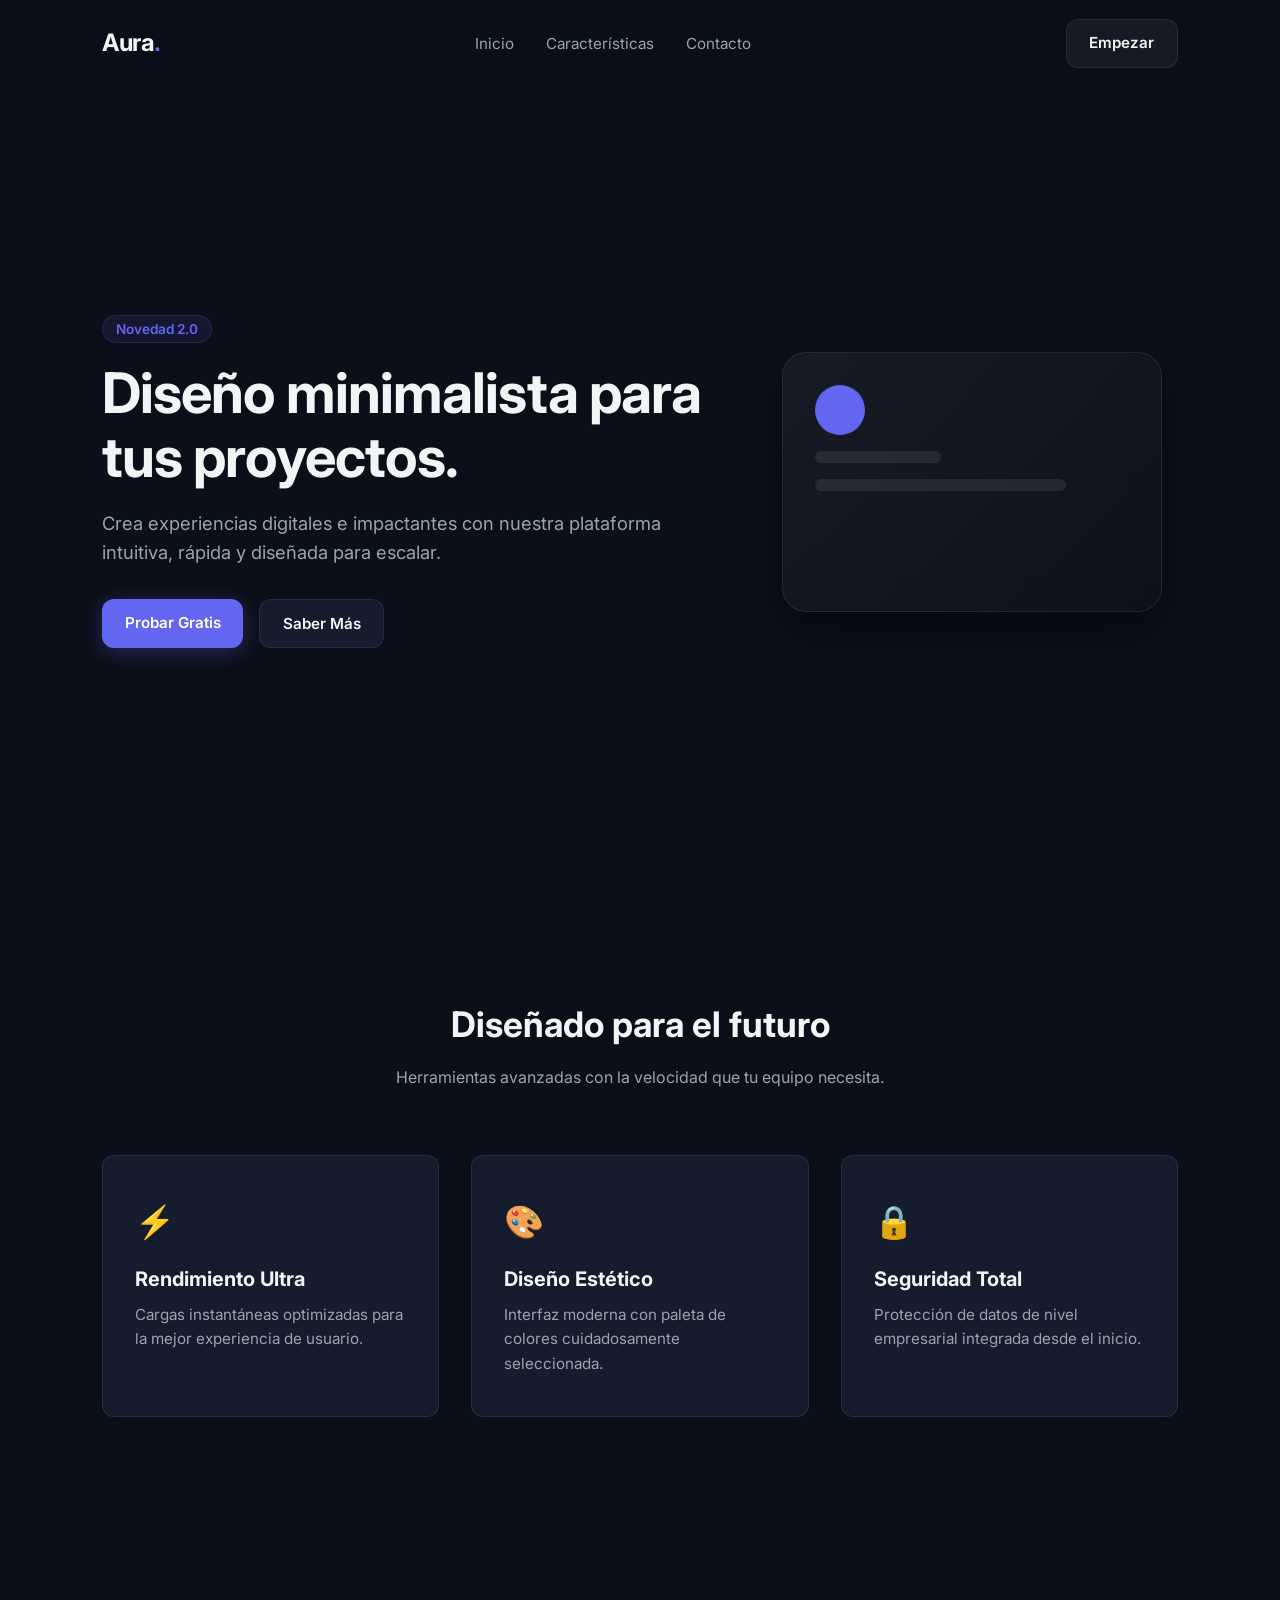
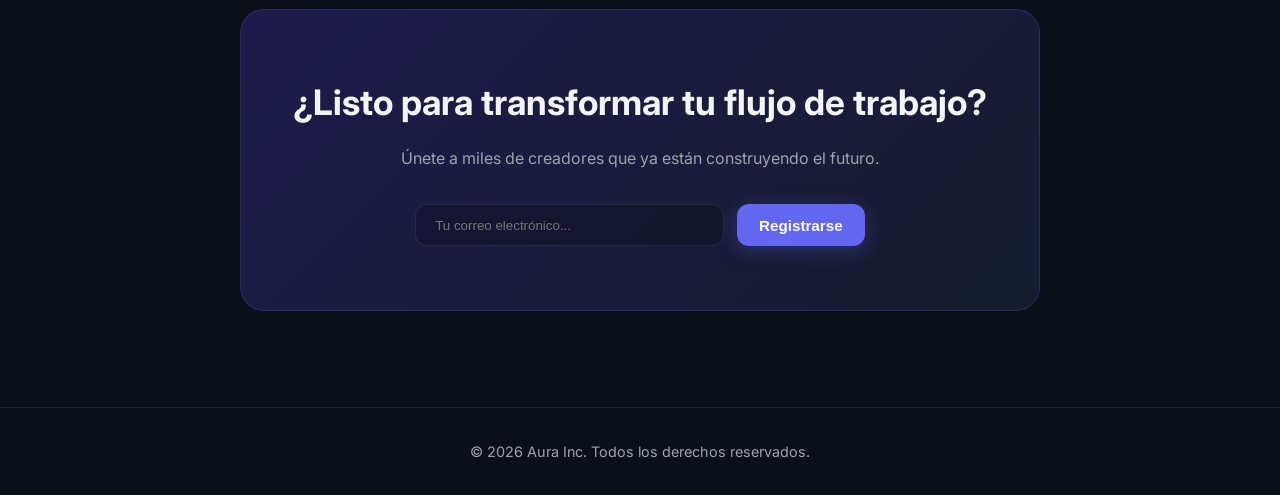
<file: public/index.html>
<!DOCTYPE html>
<html lang="es">
<head>
  <meta charset="UTF-8" />
  <meta name="viewport" content="width=device-width, initial-scale=1.0"/>
  <title>Landing Page Moderna</title>
  <link rel="stylesheet" href="style.css" />
  <!-- Google Fonts -->
  <link rel="preconnect" href="https://fonts.googleapis.com">
  <link rel="preconnect" href="https://fonts.gstatic.com" crossorigin>
  <link href="https://fonts.googleapis.com/css2?family=Inter:wght@300;400;600;700&display=swap" rel="stylesheet">
</head>
<body>

  <!-- Navegación -->
  <nav class="navbar" id="navbar">
    <div class="logo">Aura<span>.</span></div>
    <ul class="nav-links">
      <li><a href="#hero">Inicio</a></li>
      <li><a href="#features">Características</a></li>
      <li><a href="contacto.html">Contacto</a></li>
    </ul>
    <a href="#cta" class="btn btn-nav">Empezar</a>
  </nav>

  <!-- Hero Section -->
  <header class="hero" id="hero">
    <div class="hero-content">
      <span class="badge">Novedad 2.0</span>
      <h1>Diseño minimalista para tus proyectos.</h1>
      <p>Crea experiencias digitales e impactantes con nuestra plataforma intuitiva, rápida y diseñada para escalar.</p>
      <div class="hero-btns">
        <a href="#cta" class="btn btn-primary">Probar Gratis</a>
        <a href="#features" class="btn btn-secondary">Saber Más</a>
      </div>
    </div>
    <div class="hero-visual">
      <div class="glass-card">
        <div class="circle"></div>
        <div class="line short"></div>
        <div class="line long"></div>
      </div>
    </div>
  </header>

  <!-- Características -->
  <section class="features" id="features">
    <div class="section-title">
      <h2>Diseñado para el futuro</h2>
      <p>Herramientas avanzadas con la velocidad que tu equipo necesita.</p>
    </div>
    <div class="grid-features">
      <div class="card">
        <div class="icon">⚡</div>
        <h3>Rendimiento Ultra</h3>
        <p>Cargas instantáneas optimizadas para la mejor experiencia de usuario.</p>
      </div>
      <div class="card">
        <div class="icon">🎨</div>
        <h3>Diseño Estético</h3>
        <p>Interfaz moderna con paleta de colores cuidadosamente seleccionada.</p>
      </div>
      <div class="card">
        <div class="icon">🔒</div>
        <h3>Seguridad Total</h3>
        <p>Protección de datos de nivel empresarial integrada desde el inicio.</p>
      </div>
    </div>
  </section>

  <!-- Call To Action -->
  <section class="cta" id="cta">
    <div class="cta-card">
      <h2>¿Listo para transformar tu flujo de trabajo?</h2>
      <p>Únete a miles de creadores que ya están construyendo el futuro.</p>
      <form class="cta-form" id="ctaForm">
        <input type="email" placeholder="Tu correo electrónico..." required />
        <button type="submit" class="btn btn-primary">Registrarse</button>
      </form>
    </div>
  </section>

  <!-- Footer -->
  <footer>
    <p>&copy; 2026 Aura Inc. Todos los derechos reservados.</p>
  </footer>

  <script src="script.js"></script>
</body>
</html>
</file>
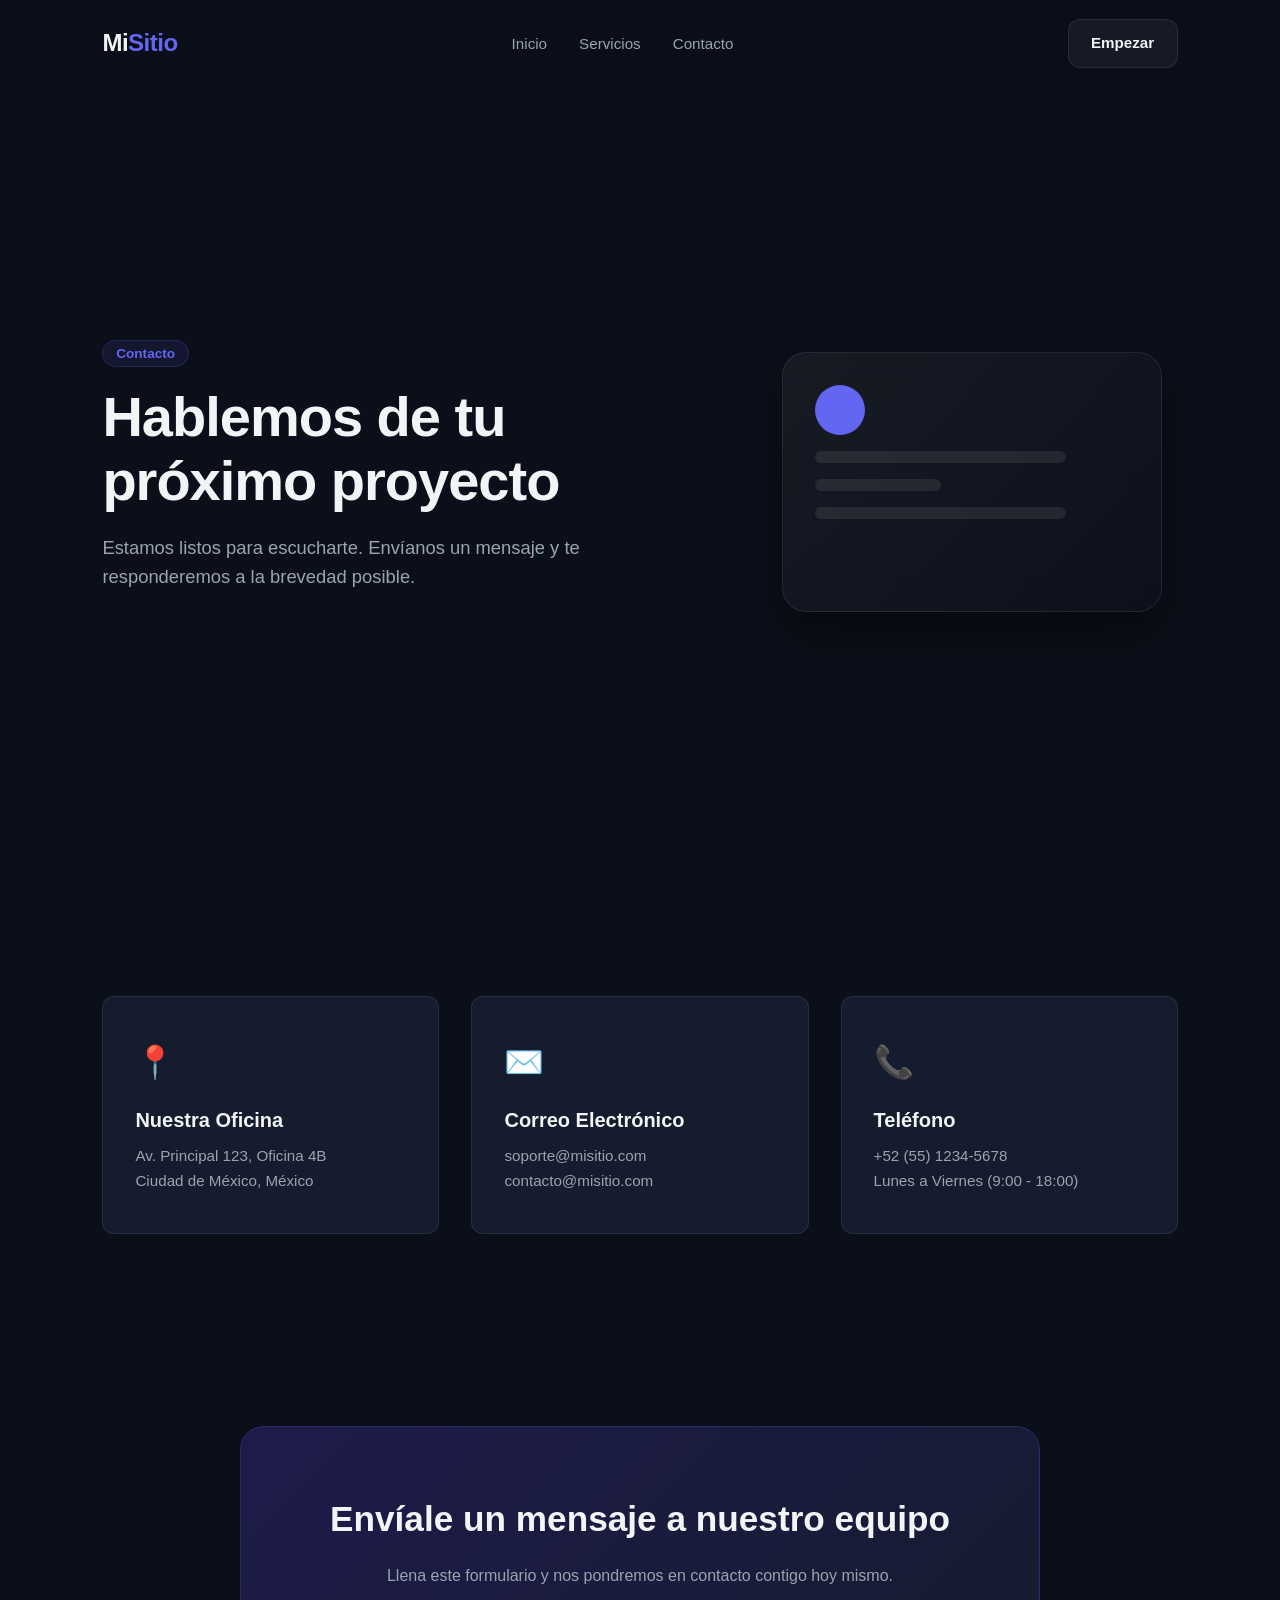
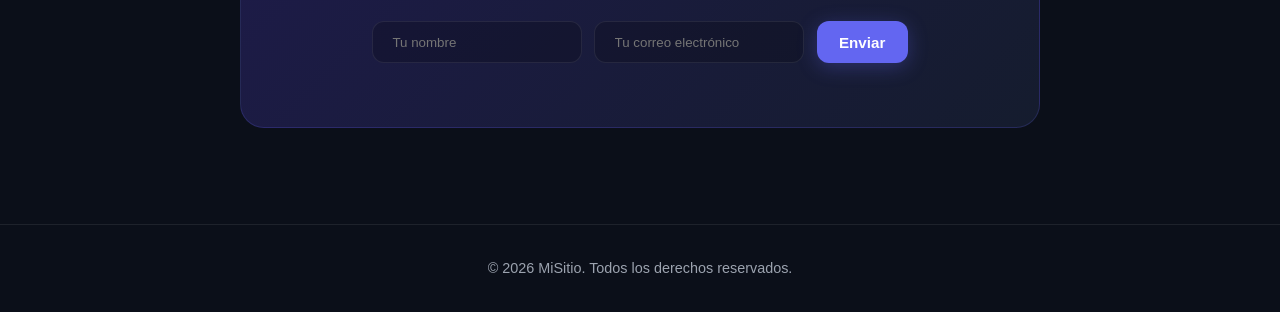
<file: public/contacto.html>
<!DOCTYPE html>
<html lang="es">
<head>
  <meta charset="UTF-8">
  <meta name="viewport" content="width=device-width, initial-scale=1.0">
  <title>Contacto | Mi Sitio Web</title>
  <link rel="stylesheet" href="style.css">
</head>
<body>

  <!-- Navbar -->
  <nav class="navbar" id="navbar">
    <div class="logo">Mi<span>Sitio</span></div>
    <ul class="nav-links">
      <li><a href="/">Inicio</a></li>
      <li><a href="/#features">Servicios</a></li>
      <li><a href="/contacto.html">Contacto</a></li>
    </ul>
    <a href="/contacto.html" class="btn btn-nav">Empezar</a>
  </nav>

  <!-- Hero / Encabezado de la página de contacto -->
  <section class="hero">
    <div class="hero-content">
      <span class="badge">Contacto</span>
      <h1>Hablemos de tu próximo proyecto</h1>
      <p>Estamos listos para escucharte. Envíanos un mensaje y te responderemos a la brevedad posible.</p>
    </div>

    <!-- Visual Card Glassmorphism -->
    <div class="hero-visual">
      <div class="glass-card">
        <div class="circle"></div>
        <div class="line long"></div>
        <div class="line short"></div>
        <div class="line long"></div>
      </div>
    </div>
  </section>

  <!-- Sección de Formulario de Contacto e Información -->
  <section class="features">
    <div class="grid-features">
      
      <!-- Tarjeta de Información de Contacto -->
      <div class="card">
        <div class="icon">📍</div>
        <h3>Nuestra Oficina</h3>
        <p>Av. Principal 123, Oficina 4B<br>Ciudad de México, México</p>
      </div>

      <div class="card">
        <div class="icon">✉️</div>
        <h3>Correo Electrónico</h3>
        <p>soporte@misitio.com<br>contacto@misitio.com</p>
      </div>

      <div class="card">
        <div class="icon">📞</div>
        <h3>Teléfono</h3>
        <p>+52 (55) 1234-5678<br>Lunes a Viernes (9:00 - 18:00)</p>
      </div>

    </div>
  </section>

  <!-- Sección con Formulario de Envío Principal (CTA Style) -->
  <section class="cta">
    <div class="cta-card">
      <h2>Envíale un mensaje a nuestro equipo</h2>
      <p>Llena este formulario y nos pondremos en contacto contigo hoy mismo.</p>

      <form class="cta-form" id="contactForm" action="/api/contacto" method="POST">
        <input type="text" name="nombre" placeholder="Tu nombre" required>
        <input type="email" name="email" placeholder="Tu correo electrónico" required>
        <button type="submit" class="btn btn-primary">Enviar</button>
      </form>
    </div>
  </section>

  <!-- Footer -->
  <footer>
    <p>&copy; 2026 MiSitio. Todos los derechos reservados.</p>
  </footer>

  <script src="script.js"></script>
</body>
</html>
</file>
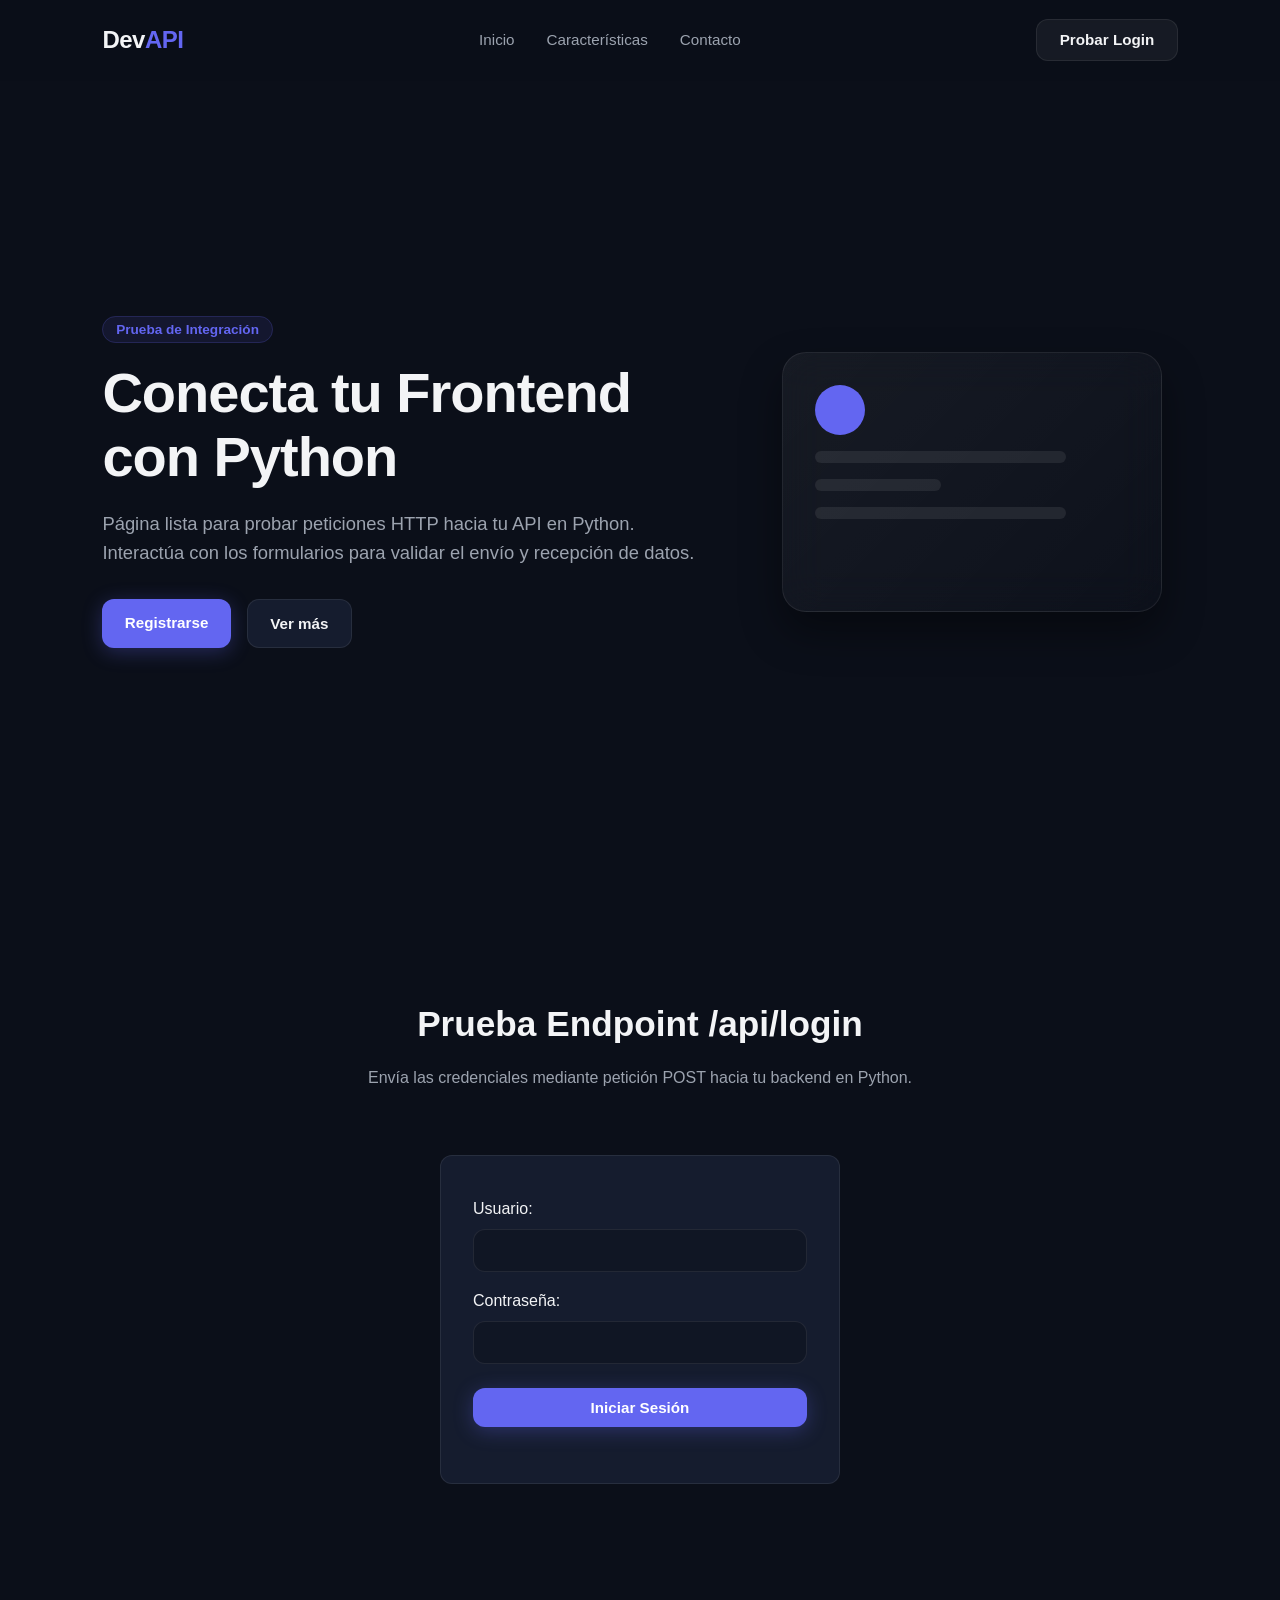
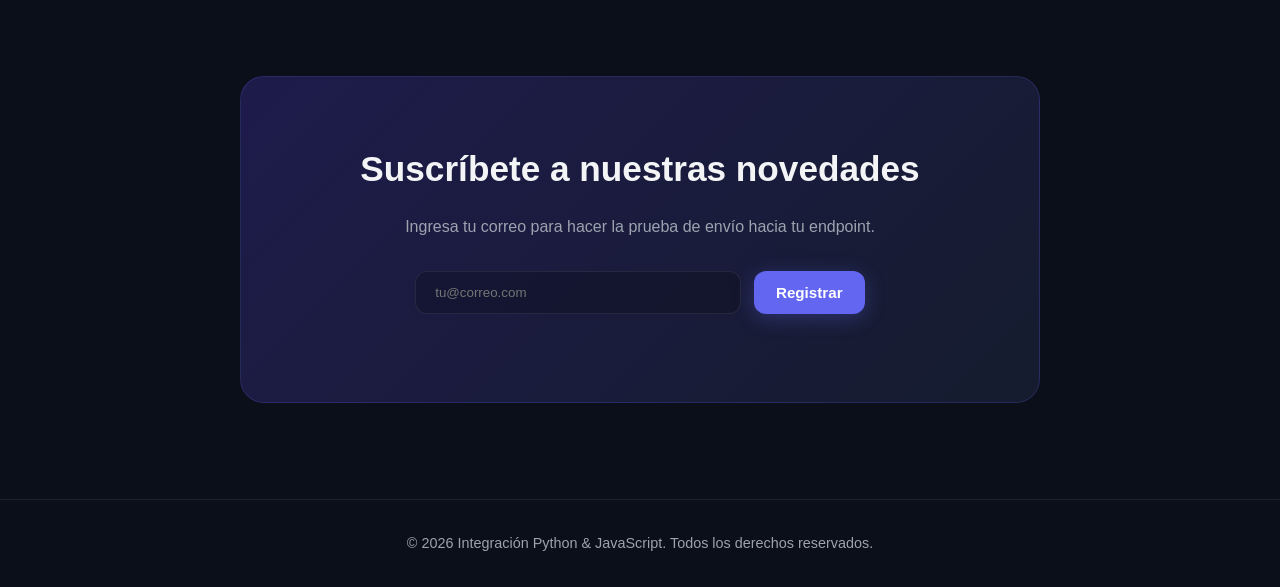
<file: public/register.html>
<!DOCTYPE html>
<html lang="es">
<head>
  <meta charset="UTF-8">
  <meta name="viewport" content="width=device-width, initial-scale=1.0">
  <title>Prueba de Endpoint API Python</title>
  <link rel="stylesheet" href="style.css">
</head>
<body>

  <!-- Navbar -->
  <nav class="navbar" id="navbar">
    <div class="logo">Dev<span>API</span></div>
    <ul class="nav-links">
      <li><a href="#hero">Inicio</a></li>
      <li><a href="#features">Características</a></li>
      <li><a href="#cta">Contacto</a></li>
    </ul>
    <button class="btn btn-nav" id="btnModalLogin">Probar Login</button>
  </nav>

  <!-- Hero Section -->
  <section class="hero" id="hero">
    <div class="hero-content">
      <span class="badge">Prueba de Integración</span>
      <h1>Conecta tu Frontend con Python</h1>
      <p>Página lista para probar peticiones HTTP hacia tu API en Python. Interactúa con los formularios para validar el envío y recepción de datos.</p>
      <div class="hero-btns">
        <a href="#cta" class="btn btn-primary">Registrarse</a>
        <a href="#features" class="btn btn-secondary">Ver más</a>
      </div>
    </div>
    <div class="hero-visual">
      <div class="glass-card">
        <div class="circle"></div>
        <div class="line long"></div>
        <div class="line short"></div>
        <div class="line long"></div>
      </div>
    </div>
  </section>

  <!-- Formulario Modal para Login -->
  <section class="features" id="features">
    <div class="section-title">
      <h2>Prueba Endpoint /api/login</h2>
      <p>Envía las credenciales mediante petición POST hacia tu backend en Python.</p>
    </div>
    <div style="max-width: 400px; margin: 0 auto;" class="card">
      <form id="loginForm" style="display: flex; flex-direction: column; gap: 1rem;">
        <div style="display: flex; flex-direction: column; gap: 0.5rem;">
          <label for="usuario">Usuario:</label>
          <input type="text" id="usuario" name="usuario" required style="padding: 0.8rem; border-radius: var(--radius); border: 1px solid var(--surface-border); background: rgba(0,0,0,0.2); color: #fff; outline: none;">
        </div>
        <div style="display: flex; flex-direction: column; gap: 0.5rem;">
          <label for="password">Contraseña:</label>
          <input type="password" id="password" name="password" required style="padding: 0.8rem; border-radius: var(--radius); border: 1px solid var(--surface-border); background: rgba(0,0,0,0.2); color: #fff; outline: none;">
        </div>
        <button type="submit" class="btn btn-primary" style="margin-top: 0.5rem;">Iniciar Sesión</button>
      </form>
      <div id="loginStatus" style="margin-top: 1rem; text-align: center; font-size: 0.95rem;"></div>
    </div>
  </section>

  <!-- Call to Action (Suscripción/Registro) -->
  <section class="cta" id="cta">
    <div class="cta-card">
      <h2>Suscríbete a nuestras novedades</h2>
      <p>Ingresa tu correo para hacer la prueba de envío hacia tu endpoint.</p>
      
      <form class="cta-form" id="ctaForm">
        <input type="email" id="correoInput" placeholder="tu@correo.com" required>
        <button type="submit" class="btn btn-primary">Registrar</button>
      </form>
      
      <div id="ctaStatus" style="margin-top: 1.5rem; color: var(--text-muted);"></div>
    </div>
  </section>

  <!-- Footer -->
  <footer>
    <p>&copy; 2026 Integración Python & JavaScript. Todos los derechos reservados.</p>
  </footer>

  <!-- JavaScript -->
  <script>
    // URL base de tu servidor Python (Ajusta el puerto según corresponda)
    const API_URL = 'http://127.0.0.1:8080';

    // 1. Efecto Scroll en la Barra de Navegación
    const navbar = document.getElementById('navbar');
    window.addEventListener('scroll', () => {
      if (navbar) {
        if (window.scrollY > 50) {
          navbar.classList.add('scrolled');
        } else {
          navbar.classList.remove('scrolled');
        }
      }
    });

    // 2. Conexión con el Endpoint /api/login
    const loginForm = document.getElementById('loginForm');
    const loginStatus = document.getElementById('loginStatus');

    if (loginForm) {
      loginForm.addEventListener('submit', async (e) => {
        e.preventDefault();

        const usuario = document.getElementById('usuario').value;
        const password = document.getElementById('password').value;

        loginStatus.style.color = "var(--text-muted)";
        loginStatus.textContent = "Conectando con la API...";

        try {
          // Petición HTTP POST enviando el objeto JSON
          const response = await fetch(`${API_URL}/api/login`, {
            method: 'POST',
            headers: {
              'Content-Type': 'application/json'
            },
            body: JSON.stringify({ usuario, password })
          });

          const data = await response.json();

          if (response.ok) {
            loginStatus.style.color = "#4ade80"; // Verde
            loginStatus.textContent = `¡Éxito! Servidor respondió: ${typeof data === 'object' ? JSON.stringify(data) : data}`;
          } else {
            loginStatus.style.color = "#f87171"; // Rojo
            loginStatus.textContent = `Error (${response.status}): ${data.mensaje || 'Respuesta no válida'}`;
          }

        } catch (error) {
          console.error("Error en la conexión:", error);
          loginStatus.style.color = "#f87171";
          loginStatus.textContent = "No se pudo conectar con el servidor Python. Revisa la consola y CORS.";
        }
      });
    }

    // 3. Conexión con el Endpoint del Formulario CTA
    const ctaForm = document.getElementById('ctaForm');
    const ctaStatus = document.getElementById('ctaStatus');

    if (ctaForm) {
      ctaForm.addEventListener('submit', async (e) => {
        e.preventDefault();
        const input = ctaForm.querySelector('input');
        
        if (input && input.value.trim() !== '') {
          ctaStatus.style.color = "var(--text-muted)";
          ctaStatus.textContent = "Guardando datos...";

          try {
            const response = await fetch(`${API_URL}/api/registro`, {
              method: 'POST',
              headers: { 'Content-Type': 'application/json' },
              body: JSON.stringify({ correo: input.value })
            });

            const data = await response.json();

            if (response.ok) {
              ctaStatus.style.color = "#4ade80";
              ctaStatus.textContent = `¡Registrado! ${data.mensaje || ''}`;
              input.value = '';
            } else {
              ctaStatus.style.color = "#f87171";
              ctaStatus.textContent = "Error al procesar el registro.";
            }

          } catch (error) {
            console.error(error);
            ctaStatus.style.color = "#f87171";
            ctaStatus.textContent = "Error de red al intentar conectar con la API.";
          }
        }
      });
    }
  </script>
</body>
</html>
</file>
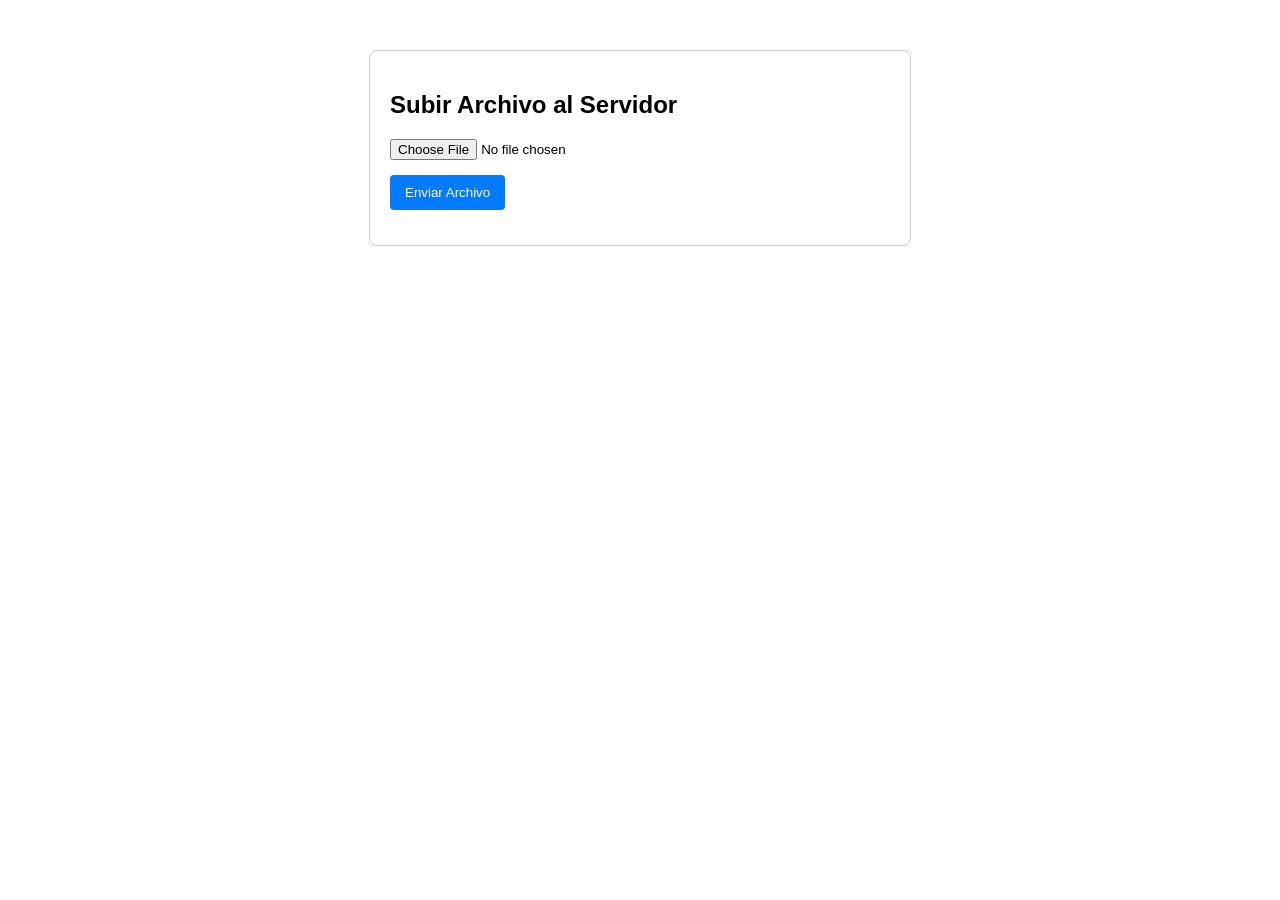
<file: public/upload.html>
<!DOCTYPE html>
<html lang="es">
<head>
    <meta charset="UTF-8">
    <meta name="viewport" content="width=device-width, initial-scale=1.0">
    <title>Subir Archivo</title>
    <style>
        body {
            font-family: Arial, sans-serif;
            max-width: 500px;
            margin: 50px auto;
            padding: 20px;
            border: 1px solid #ccc;
            border-radius: 8px;
        }
        .form-group {
            margin-bottom: 15px;
        }
        button {
            background-color: #007bff;
            color: white;
            padding: 10px 15px;
            border: none;
            border-radius: 4px;
            cursor: pointer;
        }
        button:disabled {
            background-color: #aaa;
        }
        #status {
            margin-top: 15px;
            font-weight: bold;
        }
    </style>
</head>
<body>

    <h2>Subir Archivo al Servidor</h2>

    <div class="form-group">
        <input type="file" id="fileInput">
    </div>

    <button id="uploadBtn" onclick="uploadFile()">Enviar Archivo</button>

    <div id="status"></div>

    <script>
        async function uploadFile() {
            const fileInput = document.getElementById('fileInput');
            const statusDiv = document.getElementById('status');
            const uploadBtn = document.getElementById('uploadBtn');

            if (fileInput.files.length === 0) {
                statusDiv.style.color = "red";
                statusDiv.innerText = "Por favor, selecciona un archivo primero.";
                return;
            }

            const file = fileInput.files[0];
            uploadBtn.disabled = true;
            statusDiv.style.color = "black";
            statusDiv.innerText = "Enviando archivo...";

            try {
                // Lee el archivo directamente en formato binario (ArrayBuffer)
                const fileData = await file.arrayBuffer();

                // Petición POST enviando los bytes directos en el cuerpo
                const response = await fetch('/api/v1/files/upload', {
                    method: 'POST',
                    headers: {
                        'Content-Type': 'application/octet-stream'
                    },
                    body: fileData
                });

                const result = await response.json();

                if (response.ok) {
                    statusDiv.style.color = "green";
                    statusDiv.innerText = `Éxito: ${result.message} (${result.bytes_written} bytes guardados)`;
                } else {
                    statusDiv.style.color = "red";
                    statusDiv.innerText = `Error (${response.status}): ${result.message || 'Falló la subida'}`;
                }

            } catch (err) {
                statusDiv.style.color = "red";
                statusDiv.innerText = "Error en la conexión con el servidor.";
                console.error(err);
            } finally {
                uploadBtn.disabled = false;
            }
        }
    </script>

</body>
</html>
</file>
<file: public/style.css>
:root {
  --bg: #0b0f19;
  --surface: #151c2e;
  --surface-border: rgba(255, 255, 255, 0.08);
  --primary: #6366f1;
  --primary-hover: #4f46e5;
  --text: #f3f4f6;
  --text-muted: #9ca3af;
  --radius: 12px;
  --transition: all 0.3s ease;
}

* {
  margin: 0;
  padding: 0;
  box-sizing: border-box;
  scroll-behavior: smooth;
}

body {
  font-family: 'Inter', sans-serif;
  background-color: var(--bg);
  color: var(--text);
  line-height: 1.6;
  overflow-x: hidden;
}

/* Navbar */
.navbar {
  position: fixed;
  top: 0;
  width: 100%;
  display: flex;
  justify-content: space-between;
  align-items: center;
  padding: 1.2rem 8%;
  background: rgba(11, 15, 25, 0.7);
  backdrop-filter: blur(12px);
  z-index: 1000;
  border-bottom: 1px solid transparent;
  transition: var(--transition);
}

.navbar.scrolled {
  border-bottom: 1px solid var(--surface-border);
  padding: 0.9rem 8%;
}

.logo {
  font-size: 1.5rem;
  font-weight: 700;
  letter-spacing: -0.5px;
}

.logo span {
  color: var(--primary);
}

.nav-links {
  display: flex;
  gap: 2rem;
  list-style: none;
}

.nav-links a {
  color: var(--text-muted);
  text-decoration: none;
  font-size: 0.95rem;
  transition: var(--transition);
}

.nav-links a:hover {
  color: var(--text);
}

/* Botones */
.btn {
  display: inline-block;
  padding: 0.7rem 1.4rem;
  border-radius: var(--radius);
  text-decoration: none;
  font-weight: 600;
  font-size: 0.95rem;
  cursor: pointer;
  border: none;
  transition: var(--transition);
}

.btn-primary {
  background-color: var(--primary);
  color: #fff;
  box-shadow: 0 4px 20px rgba(99, 102, 241, 0.3);
}

.btn-primary:hover {
  background-color: var(--primary-hover);
  transform: translateY(-2px);
}

.btn-secondary {
  background: var(--surface);
  color: var(--text);
  border: 1px solid var(--surface-border);
}

.btn-secondary:hover {
  background: rgba(255, 255, 255, 0.05);
}

.btn-nav {
  background: rgba(255, 255, 255, 0.05);
  color: var(--text);
  border: 1px solid var(--surface-border);
}

/* Hero Section */
.hero {
  min-height: 100vh;
  display: flex;
  align-items: center;
  justify-content: space-between;
  padding: 8rem 8% 4rem;
  gap: 4rem;
}

.hero-content {
  max-width: 600px;
}

.badge {
  background: rgba(99, 102, 241, 0.1);
  color: var(--primary);
  padding: 0.3rem 0.8rem;
  border-radius: 20px;
  font-size: 0.85rem;
  font-weight: 600;
  border: 1px solid rgba(99, 102, 241, 0.2);
}

.hero h1 {
  font-size: 3.5rem;
  line-height: 1.15;
  margin: 1.2rem 0;
  font-weight: 700;
  letter-spacing: -1px;
}

.hero p {
  color: var(--text-muted);
  font-size: 1.15rem;
  margin-bottom: 2rem;
}

.hero-btns {
  display: flex;
  gap: 1rem;
}

/* Visual Card Glassmorphism */
.hero-visual {
  flex: 1;
  display: flex;
  justify-content: center;
}

.glass-card {
  width: 100%;
  max-width: 380px;
  height: 260px;
  background: linear-gradient(135deg, rgba(255,255,255,0.05), rgba(255,255,255,0.01));
  border: 1px solid var(--surface-border);
  border-radius: 24px;
  backdrop-filter: blur(20px);
  padding: 2rem;
  display: flex;
  flex-direction: column;
  gap: 1rem;
  box-shadow: 0 20px 40px rgba(0, 0, 0, 0.4);
}

.glass-card .circle {
  width: 50px;
  height: 50px;
  border-radius: 50%;
  background: var(--primary);
}

.glass-card .line {
  height: 12px;
  border-radius: 6px;
  background: var(--surface-border);
}

.glass-card .line.short { width: 40%; }
.glass-card .line.long { width: 80%; }

/* Features Section */
.features {
  padding: 6rem 8%;
}

.section-title {
  text-align: center;
  max-width: 600px;
  margin: 0 auto 4rem;
}

.section-title h2 {
  font-size: 2.2rem;
  margin-bottom: 0.8rem;
}

.section-title p {
  color: var(--text-muted);
}

.grid-features {
  display: grid;
  grid-template-columns: repeat(auto-fit, minmax(280px, 1fr));
  gap: 2rem;
}

.card {
  background: var(--surface);
  border: 1px solid var(--surface-border);
  padding: 2.5rem 2rem;
  border-radius: var(--radius);
  transition: var(--transition);
}

.card:hover {
  transform: translateY(-5px);
  border-color: rgba(99, 102, 241, 0.4);
}

.card .icon {
  font-size: 2rem;
  margin-bottom: 1rem;
}

.card h3 {
  margin-bottom: 0.5rem;
  font-size: 1.25rem;
}

.card p {
  color: var(--text-muted);
  font-size: 0.95rem;
}

/* Call to Action */
.cta {
  padding: 6rem 8%;
}

.cta-card {
  background: linear-gradient(135deg, #1e1b4b, var(--surface));
  border: 1px solid rgba(99, 102, 241, 0.2);
  border-radius: 24px;
  padding: 4rem 2rem;
  text-align: center;
  max-width: 800px;
  margin: 0 auto;
}

.cta-card h2 {
  font-size: 2.2rem;
  margin-bottom: 1rem;
}

.cta-card p {
  color: var(--text-muted);
  margin-bottom: 2rem;
}

.cta-form {
  display: flex;
  justify-content: center;
  gap: 0.8rem;
  max-width: 450px;
  margin: 0 auto;
}

.cta-form input {
  flex: 1;
  padding: 0.8rem 1.2rem;
  border-radius: var(--radius);
  border: 1px solid var(--surface-border);
  background: rgba(0, 0, 0, 0.2);
  color: #fff;
  outline: none;
}

.cta-form input:focus {
  border-color: var(--primary);
}

/* Footer */
footer {
  text-align: center;
  padding: 2rem;
  border-top: 1px solid var(--surface-border);
  color: var(--text-muted);
  font-size: 0.9rem;
}

/* Responsive Design */
@media (max-width: 768px) {
  .hero {
    flex-direction: column;
    text-align: center;
    padding-top: 7rem;
  }

  .hero-h1 {
    font-size: 2.5rem;
  }

  .hero-btns {
    justify-content: center;
  }

  .nav-links {
    display: none; /* Se puede implementar un menú hamburguesa si se desea */
  }

  .cta-form {
    flex-direction: column;
  }
}
</file>
